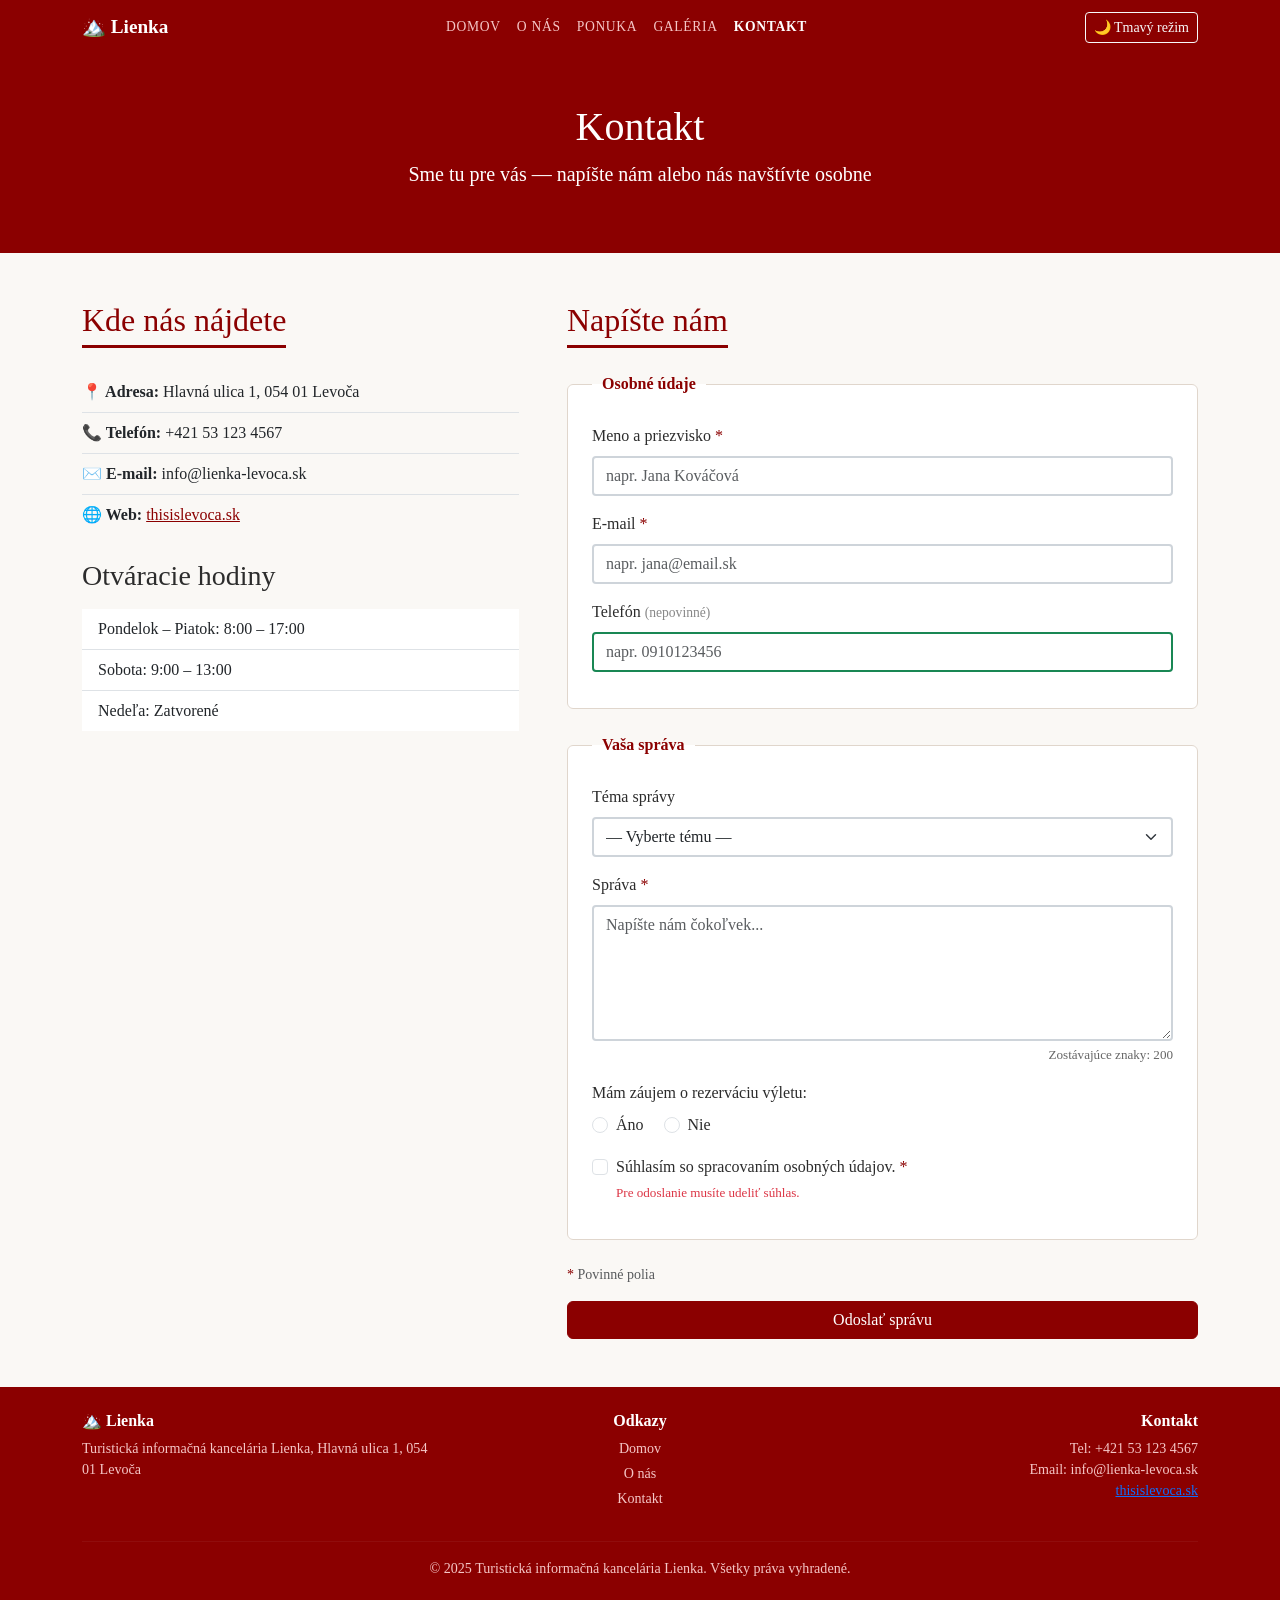
<file: kontakt.html>
<!DOCTYPE html>
<html lang="sk">
<head>
  <meta charset="UTF-8">
  <meta name="viewport" content="width=device-width, initial-scale=1.0">
  <meta name="description" content="Kontaktujte Turistickú informačnú kanceláriu Lienka — formulár, adresa, telefón.">
  <title>Kontakt – Turistická informačná kancelária Lienka</title>
  <link href="https://cdn.jsdelivr.net/npm/bootstrap@5.3.3/dist/css/bootstrap.min.css" rel="stylesheet">
  <link rel="stylesheet" href="assets/css/style.css">
</head>
<body>

  <!-- NAVBAR -->
  <nav class="navbar navbar-expand-lg custom-navbar">
    <div class="container">
      <a class="navbar-brand custom-brand" href="index.html">🏔️ Lienka</a>
      <button class="navbar-toggler" type="button" data-bs-toggle="collapse" data-bs-target="#mainNav">
        <span class="navbar-toggler-icon"></span>
      </button>
      <div class="collapse navbar-collapse" id="mainNav">
        <ul class="navbar-nav mx-auto">
          <li class="nav-item"><a class="nav-link custom-nav-link" href="index.html">Domov</a></li>
          <li class="nav-item"><a class="nav-link custom-nav-link" href="o-nas.html">O nás</a></li>
          <li class="nav-item"><a class="nav-link custom-nav-link" href="index.html#ponuka">Ponuka</a></li>
          <li class="nav-item"><a class="nav-link custom-nav-link" href="index.html#galeria">Galéria</a></li>
          <li class="nav-item"><a class="nav-link custom-nav-link active-link" href="kontakt.html">Kontakt</a></li>
        </ul>
        <button class="btn btn-outline-light btn-sm ms-lg-3 mt-2 mt-lg-0" id="darkModeBtn">
          🌙 Tmavý režim
        </button>
      </div>
    </div>
  </nav>

  <main>

    <!-- PAGE HEADER -->
    <section class="page-header text-center text-white py-5">
      <div class="container fade-in">
        <h1>Kontakt</h1>
        <p class="lead">Sme tu pre vás — napíšte nám alebo nás navštívte osobne</p>
      </div>
    </section>

    <section class="py-5">
      <div class="container">
        <div class="row g-5">

          <!-- KONTAKTNÉ ÚDAJE -->
          <div class="col-12 col-md-5 fade-in">
            <h2 class="section-heading mb-4">Kde nás nájdete</h2>
            <ul class="list-group list-group-flush contact-list mb-4">
              <li class="list-group-item"><strong>📍 Adresa:</strong> Hlavná ulica 1, 054 01 Levoča</li>
              <li class="list-group-item"><strong>📞 Telefón:</strong> +421 53 123 4567</li>
              <li class="list-group-item"><strong>✉️ E-mail:</strong> info@lienka-levoca.sk</li>
              <li class="list-group-item"><strong>🌐 Web:</strong> <a href="https://thisislevoca.sk" target="_blank">thisislevoca.sk</a></li>
            </ul>
            <h3 class="mb-3">Otváracie hodiny</h3>
            <ul class="list-group list-group-flush">
              <li class="list-group-item">Pondelok – Piatok: 8:00 – 17:00</li>
              <li class="list-group-item">Sobota: 9:00 – 13:00</li>
              <li class="list-group-item">Nedeľa: Zatvorené</li>
            </ul>
          </div>

          <!-- FORMULÁR -->
          <div class="col-12 col-md-7 fade-in">
            <h2 class="section-heading mb-4">Napíšte nám</h2>

            <form id="contactForm" action="#" novalidate>

              <!-- FIELDSET 1: Osobné údaje -->
              <fieldset class="mb-4">
                <legend>Osobné údaje</legend>

                <div class="mb-3">
                  <label for="meno" class="form-label">Meno a priezvisko <span class="required-star">*</span></label>
                  <input type="text" class="form-control" id="meno" name="meno"
                    placeholder="napr. Jana Kováčová" required minlength="2">
                  <span class="invalid-hint">Meno musí mať aspoň 2 znaky.</span>
                </div>

                <div class="mb-3">
                  <label for="email" class="form-label">E-mail <span class="required-star">*</span></label>
                  <input type="email" class="form-control" id="email" name="email"
                    placeholder="napr. jana@email.sk" required>
                  <span class="invalid-hint">Zadajte platnú e-mailovú adresu.</span>
                </div>

                <div class="mb-3">
                  <label for="telefon" class="form-label">Telefón <span class="optional-label">(nepovinné)</span></label>
                  <input type="tel" class="form-control" id="telefon" name="telefon"
                    placeholder="napr. 0910123456" pattern="[0-9]{9,10}">
                  <span class="invalid-hint">Zadajte 9 až 10 číslic.</span>
                </div>

              </fieldset>

              <!-- FIELDSET 2: Správa a záujem -->
              <fieldset class="mb-4">
                <legend>Vaša správa</legend>

                <div class="mb-3">
                  <label for="tema" class="form-label">Téma správy</label>
                  <select class="form-select" id="tema" name="tema">
                    <option value="">— Vyberte tému —</option>
                    <option value="rezervacia">Rezervácia výletu</option>
                    <option value="informacie">Všeobecné informácie</option>
                    <option value="skupiny">Skupiny a školy</option>
                    <option value="ubytovanie">Ubytovanie</option>
                    <option value="ine">Iné</option>
                  </select>
                </div>

                <div class="mb-3">
                  <label for="sprava" class="form-label">Správa <span class="required-star">*</span></label>
                  <textarea class="form-control" id="sprava" name="sprava"
                    placeholder="Napíšte nám čokoľvek..." required minlength="10"
                    maxlength="200" rows="5"></textarea>
                  <div class="char-counter mt-1">
                    Zostávajúce znaky: <span id="charCount">200</span>
                  </div>
                  <span class="invalid-hint">Správa musí mať aspoň 10 znakov.</span>
                </div>

                <div class="mb-3">
                  <p class="mb-2">Mám záujem o rezerváciu výletu:</p>
                  <div class="form-check form-check-inline">
                    <input class="form-check-input" type="radio" name="rezervacia" id="rezAno" value="ano">
                    <label class="form-check-label" for="rezAno">Áno</label>
                  </div>
                  <div class="form-check form-check-inline">
                    <input class="form-check-input" type="radio" name="rezervacia" id="rezNie" value="nie">
                    <label class="form-check-label" for="rezNie">Nie</label>
                  </div>

                  <div id="rezervaciaDetail" class="rezervacia-detail d-none mt-3">
                    <div class="mb-3">
                      <label for="datum" class="form-label">Dátum výletu</label>
                      <input type="date" class="form-control" id="datum" name="datum">
                    </div>
                    <div class="mb-3">
                      <label for="osoby" class="form-label">Počet osôb</label>
                      <input type="number" class="form-control" id="osoby" name="osoby"
                        placeholder="napr. 4" min="1" max="50">
                    </div>
                  </div>
                </div>

                <div class="mb-3 form-check">
                  <input type="checkbox" class="form-check-input" id="suhlas" name="suhlas" required>
                  <label class="form-check-label" for="suhlas">
                    Súhlasím so spracovaním osobných údajov. <span class="required-star">*</span>
                  </label>
                  <span class="invalid-hint d-block">Pre odoslanie musíte udeliť súhlas.</span>
                </div>

              </fieldset>

              <p class="text-muted small mb-3"><span class="required-star">*</span> Povinné polia</p>
              <button type="submit" class="btn btn-primary w-100" id="submitBtn">Odoslať správu</button>

            </form>

            <div id="successMsg" class="alert alert-success mt-4 d-none">
              ✅ Ďakujeme! Vaša správa bola úspešne odoslaná. Čoskoro vás kontaktujeme.
            </div>
          </div>

        </div>
      </div>
    </section>

  </main>

  <!-- FOOTER -->
  <footer class="custom-footer py-4">
    <div class="container">
      <div class="row">
        <div class="col-12 col-md-4 mb-3 mb-md-0">
          <h6 class="footer-heading">🏔️ Lienka</h6>
          <p class="footer-text">Turistická informačná kancelária Lienka, Hlavná ulica 1, 054 01 Levoča</p>
        </div>
        <div class="col-12 col-md-4 mb-3 mb-md-0 text-md-center">
          <h6 class="footer-heading">Odkazy</h6>
          <ul class="list-unstyled footer-links">
            <li><a href="index.html">Domov</a></li>
            <li><a href="o-nas.html">O nás</a></li>
            <li><a href="kontakt.html">Kontakt</a></li>
          </ul>
        </div>
        <div class="col-12 col-md-4 text-md-end">
          <h6 class="footer-heading">Kontakt</h6>
          <p class="footer-text">
            Tel: +421 53 123 4567<br>
            Email: info@lienka-levoca.sk<br>
            <a href="https://thisislevoca.sk" target="_blank">thisislevoca.sk</a>
          </p>
        </div>
      </div>
      <hr class="footer-hr">
      <p class="text-center footer-copy mb-0">&copy; 2025 Turistická informačná kancelária Lienka. Všetky práva vyhradené.</p>
    </div>
  </footer>

  <!-- TOAST -->
  <div class="toast-container position-fixed bottom-0 end-0 p-3">
    <div id="kontaktToast" class="toast align-items-center text-bg-success border-0" role="alert">
      <div class="d-flex">
        <div class="toast-body">
          ✅ Správa bola odoslaná! Ozveme sa vám čo najskôr.
        </div>
        <button type="button" class="btn-close btn-close-white me-2 m-auto" data-bs-dismiss="toast"></button>
      </div>
    </div>
  </div>

  <script src="https://cdn.jsdelivr.net/npm/bootstrap@5.3.3/dist/js/bootstrap.bundle.min.js"></script>
  <script src="assets/js/script.js"></script>
</body>
</html>
</file>
<file: assets/css/style.css>
/* =========================================
   Turistická informačná kancelária Lienka
   Primárna farba: #8B0000 (tmavo červená)
   ========================================= */


/* --- CSS premenné --- */

:root {
  --color-primary:       #8B0000;
  --color-primary-dark:  #6b0000;
  --color-accent:        #c0392b;
  --color-light-bg:      #f5eeea;
  --color-text:          #2c2c2c;
  --color-footer-bg:     #8B0000;
  --color-footer-text:   #f5c6c6;
  --transition-speed:    0.3s;
}


/* --- Základné štýly --- */

body {
  font-family: Georgia, 'Times New Roman', serif;
  background-color: #faf8f5;
  color: var(--color-text);
  transition: background-color var(--transition-speed) ease,
              color var(--transition-speed) ease;
}


/* =========================================
   DARK MODE
   ========================================= */

body.dark {
  background-color: #1a1a1a;
  color: #e8e8e8;
}

body.dark .custom-navbar    { background-color: #2c0000; }
body.dark .custom-footer    { background-color: #2c0000; }
body.dark .page-header      { background-color: #2c0000; }
body.dark .cta-section      { background-color: #2c0000; }
body.dark .bg-section       { background-color: #222; }

body.dark .section-heading {
  color: #f5c6c6;
  border-color: #f5c6c6;
}

body.dark .bg-light {
  background-color: #2a2a2a !important;
  color: #e8e8e8;
}

body.dark .bg-light h3,
body.dark .bg-light h4  { color: #f5c6c6; }
body.dark .bg-light p,
body.dark .bg-light li  { color: #cccccc; }
body.dark .bg-light a   { color: #f5c6c6; }

body.dark fieldset {
  background-color: #2a2a2a;
  border-color: #444;
}

body.dark legend            { color: #f5c6c6; }

body.dark .form-control,
body.dark .form-select {
  background-color: #333;
  color: #e8e8e8;
  border-color: #555;
}

body.dark .form-control::placeholder { color: #aaa; }

body.dark .list-group-item {
  background-color: #2a2a2a;
  color: #e8e8e8;
  border-color: #444;
}

body.dark .list-group-item a { color: #f5c6c6; }

body.dark .table            { color: #e8e8e8; }
body.dark .table td,
body.dark .table th         { border-color: #444; }
body.dark .table-striped tbody tr:nth-of-type(odd)  { background-color: #2a2a2a; }
body.dark .table-striped tbody tr:nth-of-type(even) { background-color: #222; }

body.dark .card {
  background-color: #2a2a2a;
  border-color: #444;
  color: #e8e8e8;
}

body.dark .card-footer {
  background-color: #222;
  border-color: #444;
}

body.dark .accordion-item   { background-color: #2a2a2a; border-color: #444; }
body.dark .accordion-button { background-color: #333; color: #e8e8e8; }
body.dark .accordion-button:not(.collapsed) { background-color: #3a1a1a; color: #f5c6c6; }
body.dark .accordion-body   { background-color: #2a2a2a; color: #cccccc; }

body.dark .char-counter      { color: #aaa; }
body.dark .rezervacia-detail { background-color: #2c1a1a; border-color: #f5c6c6; }
body.dark .hero-section      { filter: brightness(0.85); }


/* --- Navbar --- */

.custom-navbar {
  background-color: var(--color-primary);
  transition: background-color var(--transition-speed) ease;
}

.custom-brand {
  color: #ffffff !important;
  font-weight: bold;
  font-size: 1.2rem;
}

.custom-nav-link {
  color: #f5c6c6 !important;
  text-transform: uppercase;
  font-size: 0.85rem;
  letter-spacing: 0.05em;
  transition: color var(--transition-speed) ease;
}

.custom-nav-link:hover,
.active-link {
  color: #ffffff !important;
  font-weight: bold;
}


/* --- Hero sekcia --- */

.hero-section {
  min-height: 520px;
  background-image: linear-gradient(rgba(0,0,0,0.52), rgba(0,0,0,0.52)),
                    url('https://picsum.photos/id/1039/1400/600');
  background-size: cover;
  background-position: center;
}

.hero-title {
  font-size: 2.8rem;
  font-weight: bold;
  text-shadow: 0 2px 8px rgba(0,0,0,0.5);
  animation: fadeInDown 0.9s ease both;
}

.hero-subtitle {
  font-size: 1.2rem;
  margin-bottom: 2rem;
  text-shadow: 0 1px 4px rgba(0,0,0,0.4);
  animation: fadeInDown 1.1s ease both;
}

.btn-hero {
  background-color: var(--color-primary);
  border-color: var(--color-primary);
  color: #ffffff;
  padding: 12px 36px;
  font-size: 1.05rem;
  animation: fadeInDown 1.3s ease both;
  transition: background-color var(--transition-speed) ease;
}

.btn-hero:hover {
  background-color: var(--color-primary-dark);
  border-color: var(--color-primary-dark);
  color: #ffffff;
}


/* --- Page header (o-nas, kontakt) --- */

.page-header {
  background-color: var(--color-primary);
  transition: background-color var(--transition-speed) ease;
}


/* --- Section backgrounds --- */

.bg-section {
  background-color: var(--color-light-bg);
  transition: background-color var(--transition-speed) ease;
}


/* --- Section headings --- */

.section-heading {
  color: var(--color-primary);
  border-bottom: 3px solid var(--color-primary);
  display: inline-block;
  padding-bottom: 6px;
  transition: color var(--transition-speed) ease,
              border-color var(--transition-speed) ease;
}


/* --- Border accent on images --- */

.border-accent {
  border: 3px solid var(--color-primary);
}


/* --- Carousel --- */

.carousel-img {
  height: 500px;
  object-fit: cover;
}

.carousel-text-bg {
  background-color: rgba(0,0,0,0.55);
}


/* --- Trip cards --- */

.trip-card {
  transition: transform var(--transition-speed) ease,
              box-shadow var(--transition-speed) ease;
  cursor: pointer;
}

.trip-card:hover {
  transform: translateY(-8px);
  box-shadow: 0 16px 32px rgba(0,0,0,0.18) !important;
}

.badge-custom {
  background-color: var(--color-primary);
  color: #ffffff;
  font-size: 0.72rem;
  font-weight: bold;
  padding: 4px 10px;
  border-radius: 4px;
  z-index: 10;
  text-transform: uppercase;
  letter-spacing: 0.04em;
}

.card-price {
  font-size: 1rem;
  font-weight: bold;
  color: var(--color-primary);
}

.menu-item.hidden { display: none; }


/* --- CTA sekcia --- */

.cta-section {
  background-color: var(--color-primary);
  transition: background-color var(--transition-speed) ease;
}

.cta-title {
  color: #ffffff;
  font-size: 2rem;
}

.cta-subtitle {
  color: #f5c6c6;
  font-size: 1.1rem;
}

.btn-cta {
  background-color: #ffffff;
  color: var(--color-primary);
  border: none;
  font-weight: bold;
  padding: 12px 36px;
  transition: background-color var(--transition-speed) ease,
              color var(--transition-speed) ease;
}

.btn-cta:hover {
  background-color: #f5c6c6;
  color: var(--color-primary-dark);
}


/* --- Fieldset --- */

fieldset {
  border: 1px solid #e0d6cc;
  border-radius: 6px;
  padding: 20px 24px;
  background-color: #ffffff;
  transition: background-color var(--transition-speed) ease,
              border-color var(--transition-speed) ease;
}

legend {
  float: none;
  width: auto;
  padding: 0 10px;
  font-size: 1rem;
  font-weight: bold;
  color: var(--color-primary);
}

.required-star   { color: var(--color-primary); }
.optional-label  { font-weight: normal; font-size: 0.85rem; color: #888; }


/* --- Form controls --- */

.form-control,
.form-select {
  border: 2px solid #ced4da;
  border-radius: 4px;
  transition: border-color 0.2s ease,
              background-color var(--transition-speed) ease,
              color var(--transition-speed) ease;
}

.form-control:focus,
.form-select:focus {
  border-color: #0d6efd;
  box-shadow: 0 0 0 3px rgba(13,110,253,0.2);
  outline: none;
}

.form-control:valid { border-color: #198754; }

.form-control:not(:focus):not(:placeholder-shown):invalid {
  border-color: #dc3545;
  box-shadow: 0 0 0 3px rgba(220,53,69,0.15);
}

.form-control:not(:focus):not(:placeholder-shown):invalid ~ .invalid-hint {
  display: block;
}


/* --- Invalid hint --- */

.invalid-hint {
  display: none;
  font-size: 0.82rem;
  color: #dc3545;
  margin-top: 4px;
}


/* --- Character counter --- */

.char-counter {
  font-size: 0.82rem;
  color: #666;
  text-align: right;
  transition: color var(--transition-speed) ease;
}

.char-counter.warning {
  color: #dc3545;
  font-weight: bold;
}


/* --- Reservation detail --- */

.rezervacia-detail {
  background-color: var(--color-light-bg);
  border-left: 4px solid var(--color-primary);
  border-radius: 4px;
  padding: 16px;
  transition: background-color var(--transition-speed) ease;
}


/* --- Checkbox --- */

.form-check-input:checked {
  background-color: var(--color-primary);
  border-color: var(--color-primary);
}


/* --- Buttons --- */

.btn-primary {
  background-color: var(--color-primary);
  border-color: var(--color-primary);
  transition: background-color var(--transition-speed) ease;
}

.btn-primary:hover,
.btn-primary:focus {
  background-color: var(--color-primary-dark);
  border-color: var(--color-primary-dark);
  box-shadow: 0 0 0 3px rgba(139,0,0,0.3);
}

.btn-outline-primary {
  color: var(--color-primary);
  border-color: var(--color-primary);
  transition: background-color var(--transition-speed) ease,
              color var(--transition-speed) ease;
}

.btn-outline-primary:hover {
  background-color: var(--color-primary);
  border-color: var(--color-primary);
  color: #ffffff;
}


/* --- Modal header --- */

.custom-modal-header {
  background-color: var(--color-primary);
  color: #ffffff;
}


/* --- Accordion --- */

.accordion-button:not(.collapsed) {
  background-color: var(--color-light-bg);
  color: var(--color-primary);
  font-weight: bold;
}

.accordion-button:focus {
  box-shadow: 0 0 0 3px rgba(139,0,0,0.25);
}


/* --- Contact list --- */

.contact-list .list-group-item { background-color: transparent; padding-left: 0; }
.contact-list a { color: var(--color-primary); }
.contact-list a:hover { color: var(--color-primary-dark); }


/* --- Footer --- */

.custom-footer {
  background-color: var(--color-footer-bg);
  color: var(--color-footer-text);
  font-size: 0.88rem;
  transition: background-color var(--transition-speed) ease;
}

.footer-heading { color: #ffffff; font-weight: bold; }
.footer-text    { color: var(--color-footer-text); font-size: 0.88rem; }
.footer-copy    { color: var(--color-footer-text); }
.footer-hr      { border-color: rgba(255,255,255,0.2); }

.footer-links li { margin-bottom: 4px; }
.footer-links a  { color: var(--color-footer-text); text-decoration: none; }
.footer-links a:hover { color: #ffffff; }


/* --- @keyframes animácie --- */

@keyframes fadeInDown {
  from { opacity: 0; transform: translateY(-20px); }
  to   { opacity: 1; transform: translateY(0); }
}

@keyframes fadeIn {
  from { opacity: 0; transform: translateY(24px); }
  to   { opacity: 1; transform: translateY(0); }
}

.fade-in {
  animation: fadeIn 0.7s ease both;
}


/* --- Responzívne úpravy --- */

@media (max-width: 767px) {
  .hero-title    { font-size: 1.8rem; }
  .hero-subtitle { font-size: 1rem; }
  .carousel-img  { height: 260px; }
}

@media (min-width: 992px) {
  .hero-title    { font-size: 3.2rem; }
}
</file>
